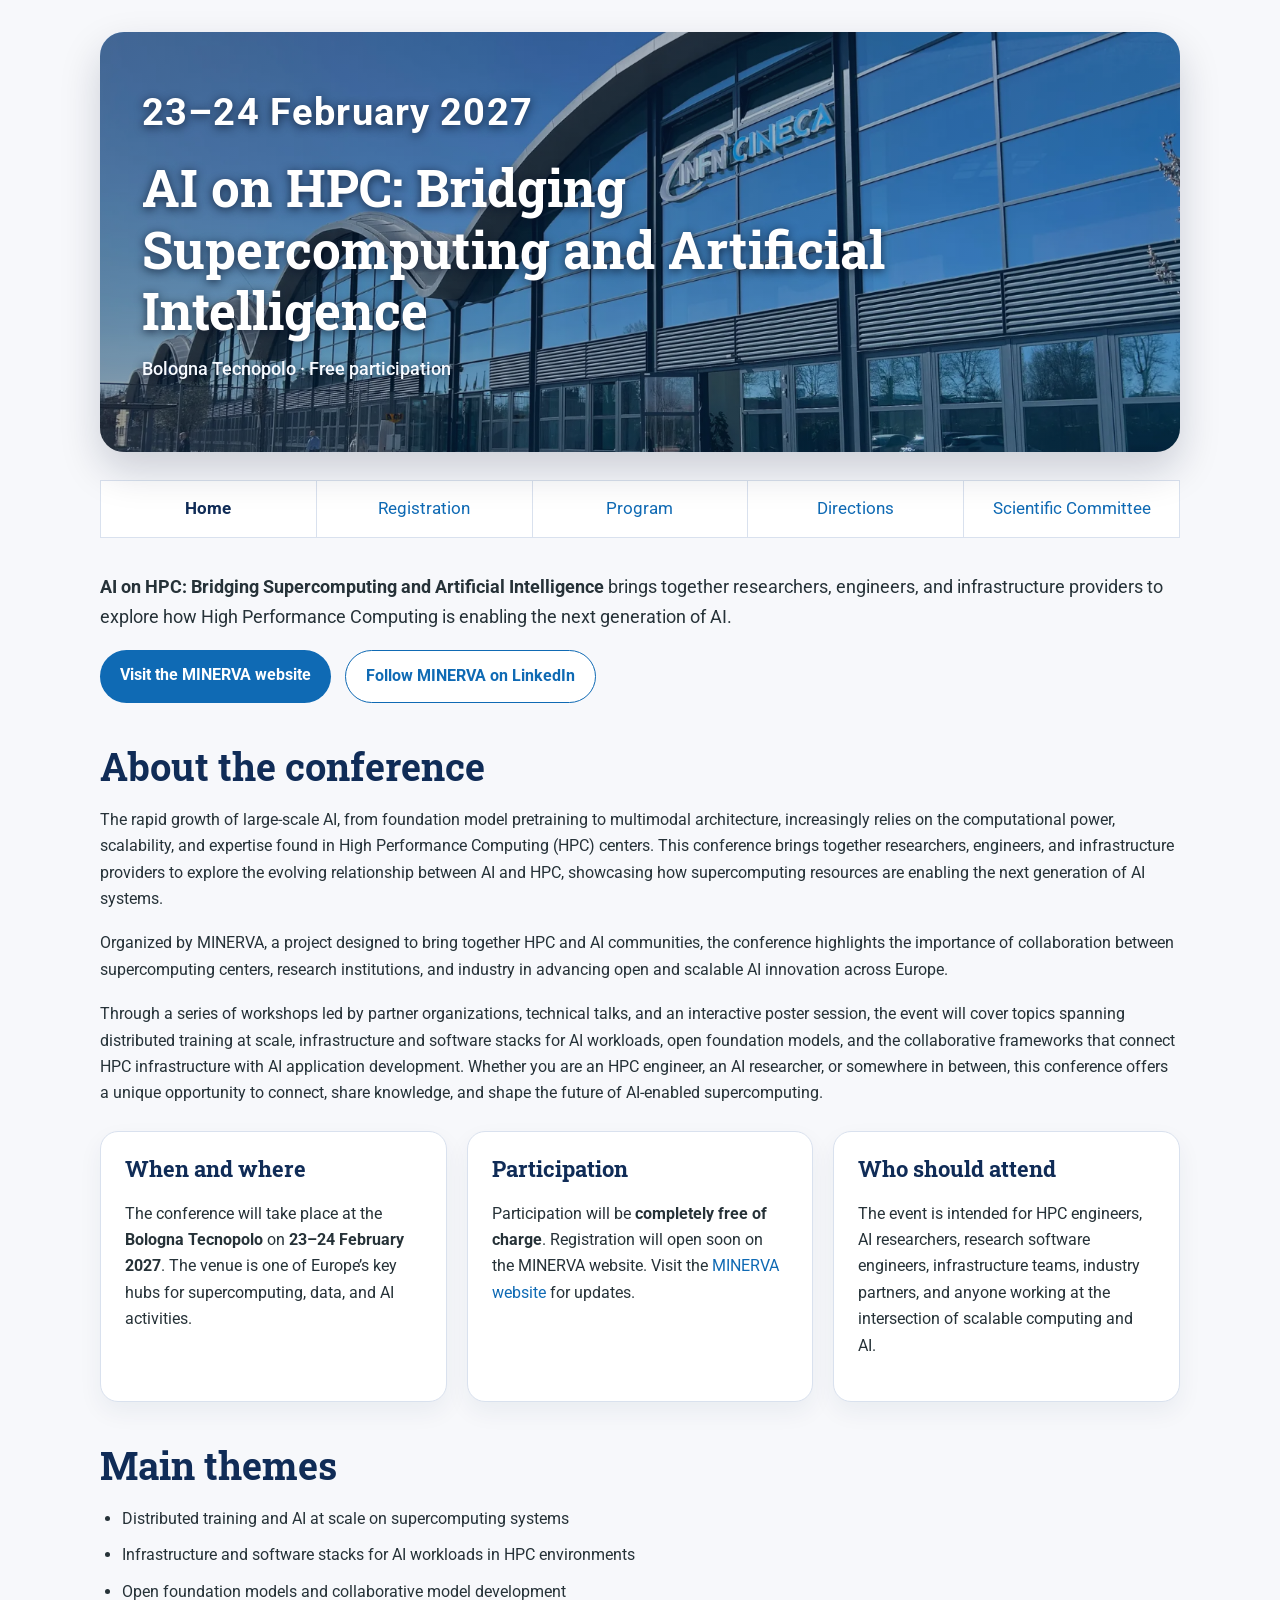
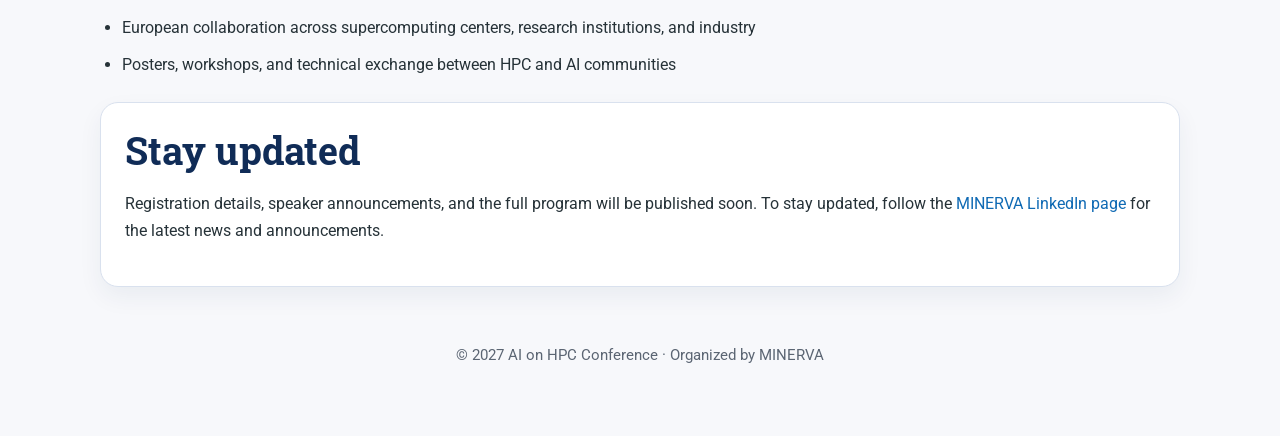
<file: index.html>
<!DOCTYPE html>
<html lang="en">
<head>
    <base href=".">
    <meta charset="utf-8">
    <meta name="viewport" content="width=device-width, initial-scale=1">
    <link rel="shortcut icon" type="image/png" href="assets/favicon.png">
    <link rel="stylesheet" type="text/css" media="all" href="assets/main.css">
    <meta name="description" content="AI on HPC: Bridging Supercomputing and Artificial Intelligence, a MINERVA conference at the Bologna Tecnopolo on 23–24 February 2027.">
    <meta name="resource-type" content="document">
    <meta name="distribution" content="global">
    <meta name="keywords" content="AI, HPC, supercomputing, MINERVA, conference, Bologna Tecnopolo">
    <title>AI on HPC: Bridging Supercomputing and Artificial Intelligence</title>
</head>
<body>

    <div class="banner banner-home">
        <img src="assets/banner-screenshot.png" alt="AI on HPC conference visual">
        <div class="banner-overlay">
            <p class="banner-date">23–24 February 2027</p>
            <h1>AI on HPC: Bridging Supercomputing and Artificial Intelligence</h1>
            <p class="banner-meta">Bologna Tecnopolo · Free participation</p>
        </div>
    </div>

    <table class="navigation" aria-label="Main navigation">
        <tr>
            <td class="navigation">
                <a class="current" title="Conference Home Page" href=".">Home</a>
            </td>
            <td class="navigation">
                <a title="Registration information" href="registration">Registration</a>
            </td>
            <td class="navigation">
                <a title="Conference Program" href="program">Program</a>
            </td>
            <td class="navigation">
                <a title="Directions to the Conference" href="directions">Directions</a>
            </td>
            <td class="navigation">
                <a title="Scientific Committee" href="flyer">Scientific Committee</a>
            </td>
        </tr>
    </table>

    <section class="hero-copy">
        <p class="lead">
            <strong>AI on HPC: Bridging Supercomputing and Artificial Intelligence</strong> brings together researchers,
            engineers, and infrastructure providers to explore how High Performance Computing is enabling the next generation of AI.
        </p>
        <div class="button-row">
            <a class="button" target="_blank" rel="noopener noreferrer" href="https://minerva4ai.eu/">Visit the MINERVA website</a>
            <a class="button button-secondary" target="_blank" rel="noopener noreferrer" href="https://www.linkedin.com/company/minerva-european-support-centre-for-scalable-ai-research-and-deployment/">Follow MINERVA on LinkedIn</a>
        </div>
    </section>

    <section>
        <h2>About the conference</h2>
        <p>
            The rapid growth of large-scale AI, from foundation model pretraining to multimodal architecture,
            increasingly relies on the computational power, scalability, and expertise found in High Performance Computing (HPC) centers.
            This conference brings together researchers, engineers, and infrastructure providers to explore the evolving relationship
            between AI and HPC, showcasing how supercomputing resources are enabling the next generation of AI systems.
        </p>
        <p>
            Organized by MINERVA, a project designed to bring together HPC and AI communities, the conference highlights the importance
            of collaboration between supercomputing centers, research institutions, and industry in advancing open and scalable AI innovation across Europe.
        </p>
        <p>
            Through a series of workshops led by partner organizations, technical talks, and an interactive poster session, the event will cover topics spanning
            distributed training at scale, infrastructure and software stacks for AI workloads, open foundation models, and the collaborative frameworks that connect
            HPC infrastructure with AI application development. Whether you are an HPC engineer, an AI researcher, or somewhere in between, this conference offers
            a unique opportunity to connect, share knowledge, and shape the future of AI-enabled supercomputing.
        </p>
    </section>

    <section class="info-grid">
        <div class="info-card">
            <h3>When and where</h3>
            <p>
                The conference will take place at the <strong>Bologna Tecnopolo</strong> on <strong>23–24 February 2027</strong>.
                The venue is one of Europe&rsquo;s key hubs for supercomputing, data, and AI activities.
            </p>
        </div>
        <div class="info-card">
            <h3>Participation</h3>
            <p>
                Participation will be <strong>completely free of charge</strong>. Registration will open soon on the MINERVA website.
                Visit the <a target="_blank" rel="noopener noreferrer" href="https://minerva4ai.eu/">MINERVA website</a> for updates.
            </p>
        </div>
        <div class="info-card">
            <h3>Who should attend</h3>
            <p>
                The event is intended for HPC engineers, AI researchers, research software engineers, infrastructure teams,
                industry partners, and anyone working at the intersection of scalable computing and AI.
            </p>
        </div>
    </section>

    <section>
        <h2>Main themes</h2>
        <ul>
            <li>Distributed training and AI at scale on supercomputing systems</li>
            <li>Infrastructure and software stacks for AI workloads in HPC environments</li>
            <li>Open foundation models and collaborative model development</li>
            <li>European collaboration across supercomputing centers, research institutions, and industry</li>
            <li>Posters, workshops, and technical exchange between HPC and AI communities</li>
        </ul>
    </section>

    <section class="highlight-box">
        <h2>Stay updated</h2>
        <p>
            Registration details, speaker announcements, and the full program will be published soon.
            To stay updated, follow the
            <a target="_blank" rel="noopener noreferrer" href="https://www.linkedin.com/company/minerva-european-support-centre-for-scalable-ai-research-and-deployment/">MINERVA LinkedIn page</a>
            for the latest news and announcements.
        </p>
    </section>

    <footer>
        &copy; 2027 AI on HPC Conference · Organized by MINERVA
    </footer>

</body>
</html>
</file>
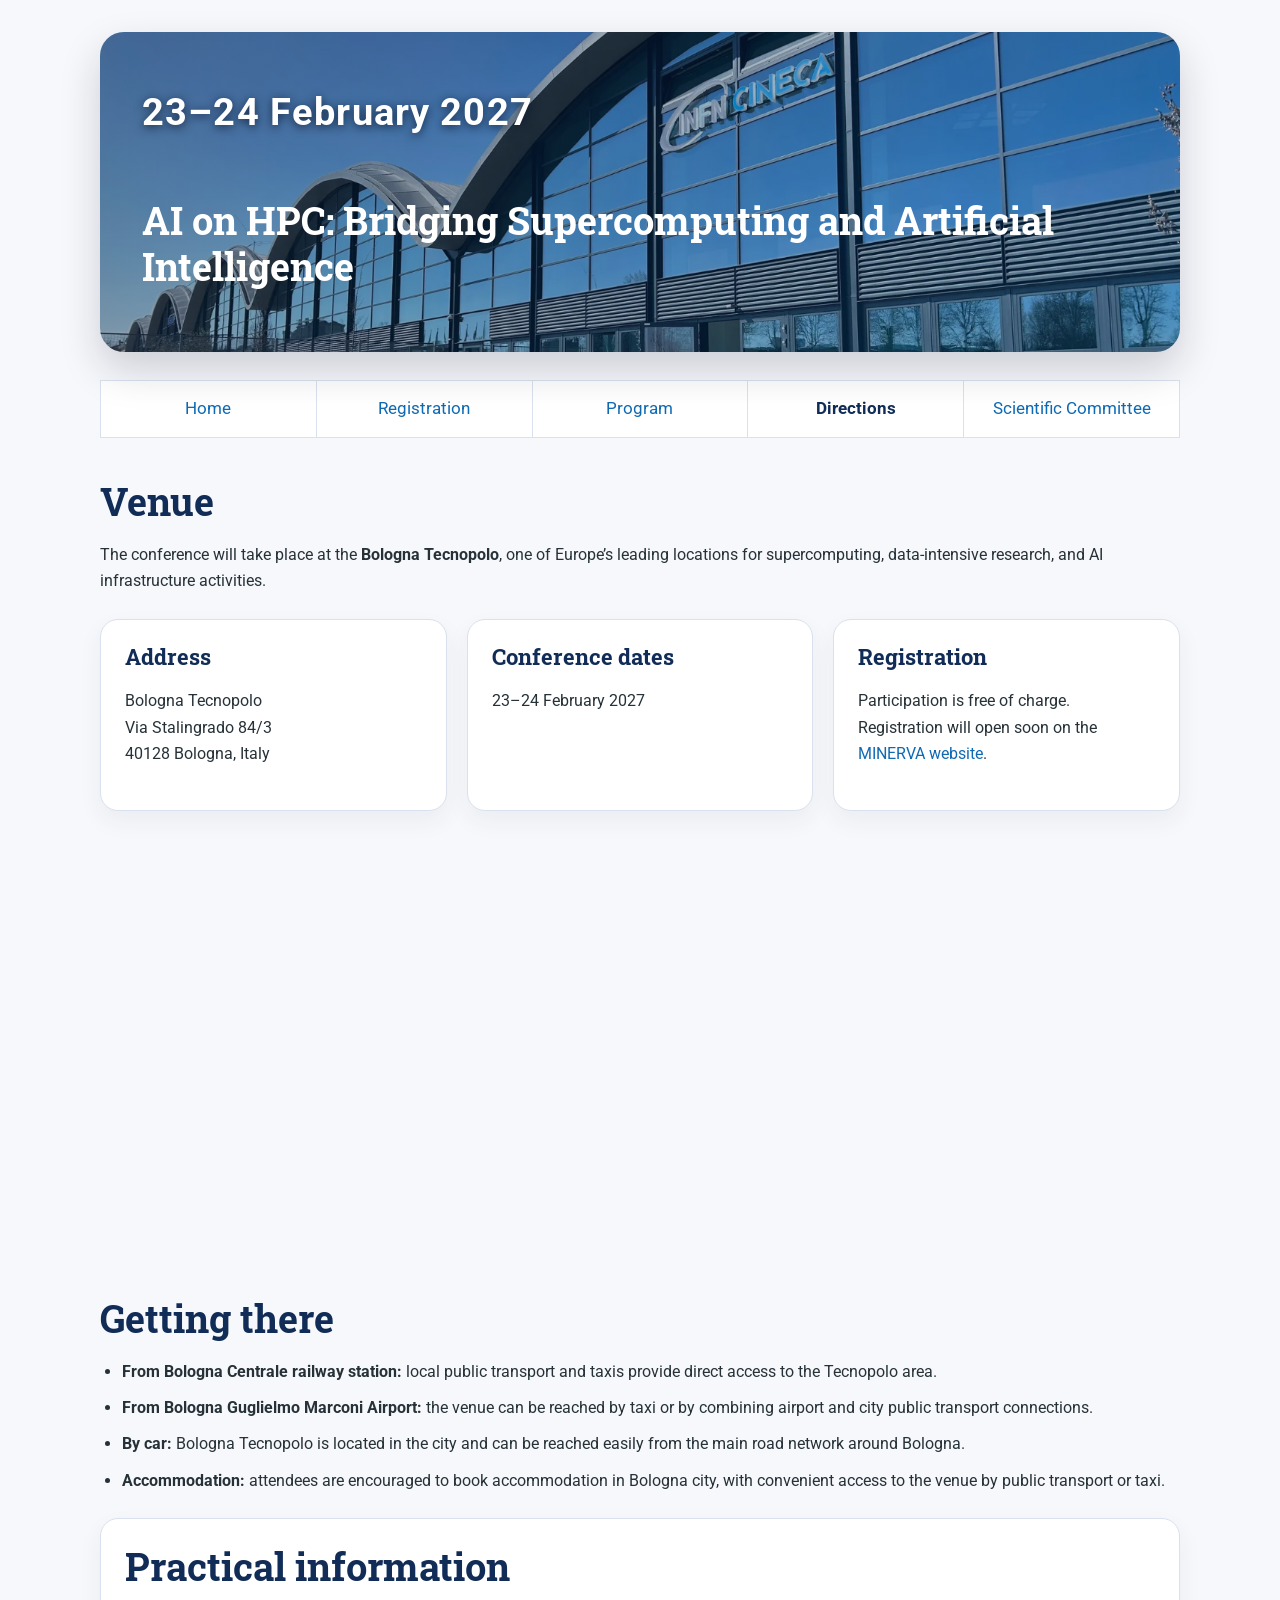
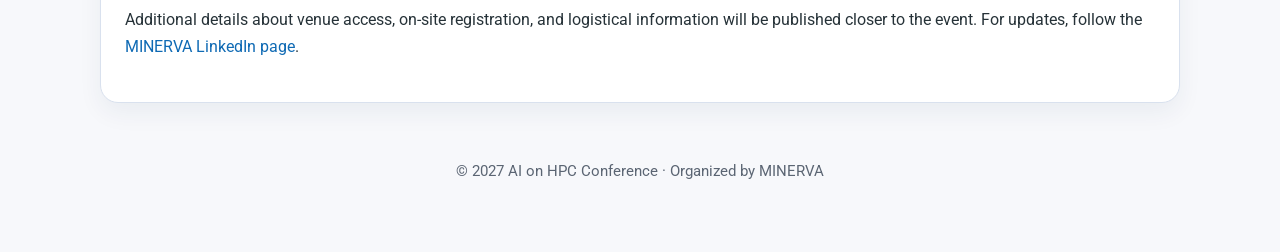
<file: directions/index.html>
<!DOCTYPE html>
<html lang="en">
<head>
    <base href="..">
    <meta charset="utf-8">
    <meta name="viewport" content="width=device-width, initial-scale=1">
    <link rel="shortcut icon" type="image/png" href="assets/favicon.png">
    <link rel="stylesheet" type="text/css" media="all" href="assets/main.css">
    <meta name="description" content="Venue and travel information for the AI on HPC conference at the Bologna Tecnopolo.">
    <meta name="resource-type" content="document">
    <meta name="distribution" content="global">
    <meta name="keywords" content="AI, HPC, Bologna Tecnopolo, directions, venue">
    <title>Directions | AI on HPC</title>
</head>
<body>

    <div class="banner banner-home compact-banner">
        <img src="assets/banner-screenshot.png" alt="AI on HPC conference visual">
        <div class="banner-overlay">
            <p class="banner-date">23–24 February 2027</p>
            <h2>AI on HPC: Bridging Supercomputing and Artificial Intelligence</h2>
        </div>
    </div>

    <table class="navigation" aria-label="Main navigation">
        <tr>
            <td class="navigation"><a title="Conference Home Page" href=".">Home</a></td>
            <td class="navigation"><a title="Registration information" href="registration">Registration</a></td>
            <td class="navigation"><a title="Conference Program" href="program">Program</a></td>
            <td class="navigation"><a class="current" title="Directions to the Conference" href="directions">Directions</a></td>
            <td class="navigation"><a title="Scientific Committee" href="flyer">Scientific Committee</a></td>
        </tr>
    </table>

    <h2>Venue</h2>
    <p>
        The conference will take place at the <strong>Bologna Tecnopolo</strong>, one of Europe&rsquo;s leading locations for supercomputing,
        data-intensive research, and AI infrastructure activities.
    </p>

    <section class="info-grid">
        <div class="info-card">
            <h3>Address</h3>
            <p>
                Bologna Tecnopolo<br>
                Via Stalingrado 84/3<br>
                40128 Bologna, Italy
            </p>
        </div>
        <div class="info-card">
            <h3>Conference dates</h3>
            <p>
                23–24 February 2027
            </p>
        </div>
        <div class="info-card">
            <h3>Registration</h3>
            <p>
                Participation is free of charge.
                Registration will open soon on the <a target="_blank" rel="noopener noreferrer" href="https://minerva4ai.eu/">MINERVA website</a>.
            </p>
        </div>
    </section>

    <iframe class="directions" title="Map to Bologna Tecnopolo" src="https://www.google.com/maps?q=Via%20Stalingrado%2084%2F3%2C%2040128%20Bologna%2C%20Italy&output=embed"></iframe>

    <section>
        <h2>Getting there</h2>
        <ul>
            <li><strong>From Bologna Centrale railway station:</strong> local public transport and taxis provide direct access to the Tecnopolo area.</li>
            <li><strong>From Bologna Guglielmo Marconi Airport:</strong> the venue can be reached by taxi or by combining airport and city public transport connections.</li>
            <li><strong>By car:</strong> Bologna Tecnopolo is located in the city and can be reached easily from the main road network around Bologna.</li>
            <li><strong>Accommodation:</strong> attendees are encouraged to book accommodation in Bologna city, with convenient access to the venue by public transport or taxi.</li>
        </ul>
    </section>

    <section class="highlight-box">
        <h2>Practical information</h2>
        <p>
            Additional details about venue access, on-site registration, and logistical information will be published closer to the event.
            For updates, follow the <a target="_blank" rel="noopener noreferrer" href="https://www.linkedin.com/company/minerva-european-support-centre-for-scalable-ai-research-and-deployment/">MINERVA LinkedIn page</a>.
        </p>
    </section>

    <footer>
        &copy; 2027 AI on HPC Conference · Organized by MINERVA
    </footer>

</body>
</html>
</file>
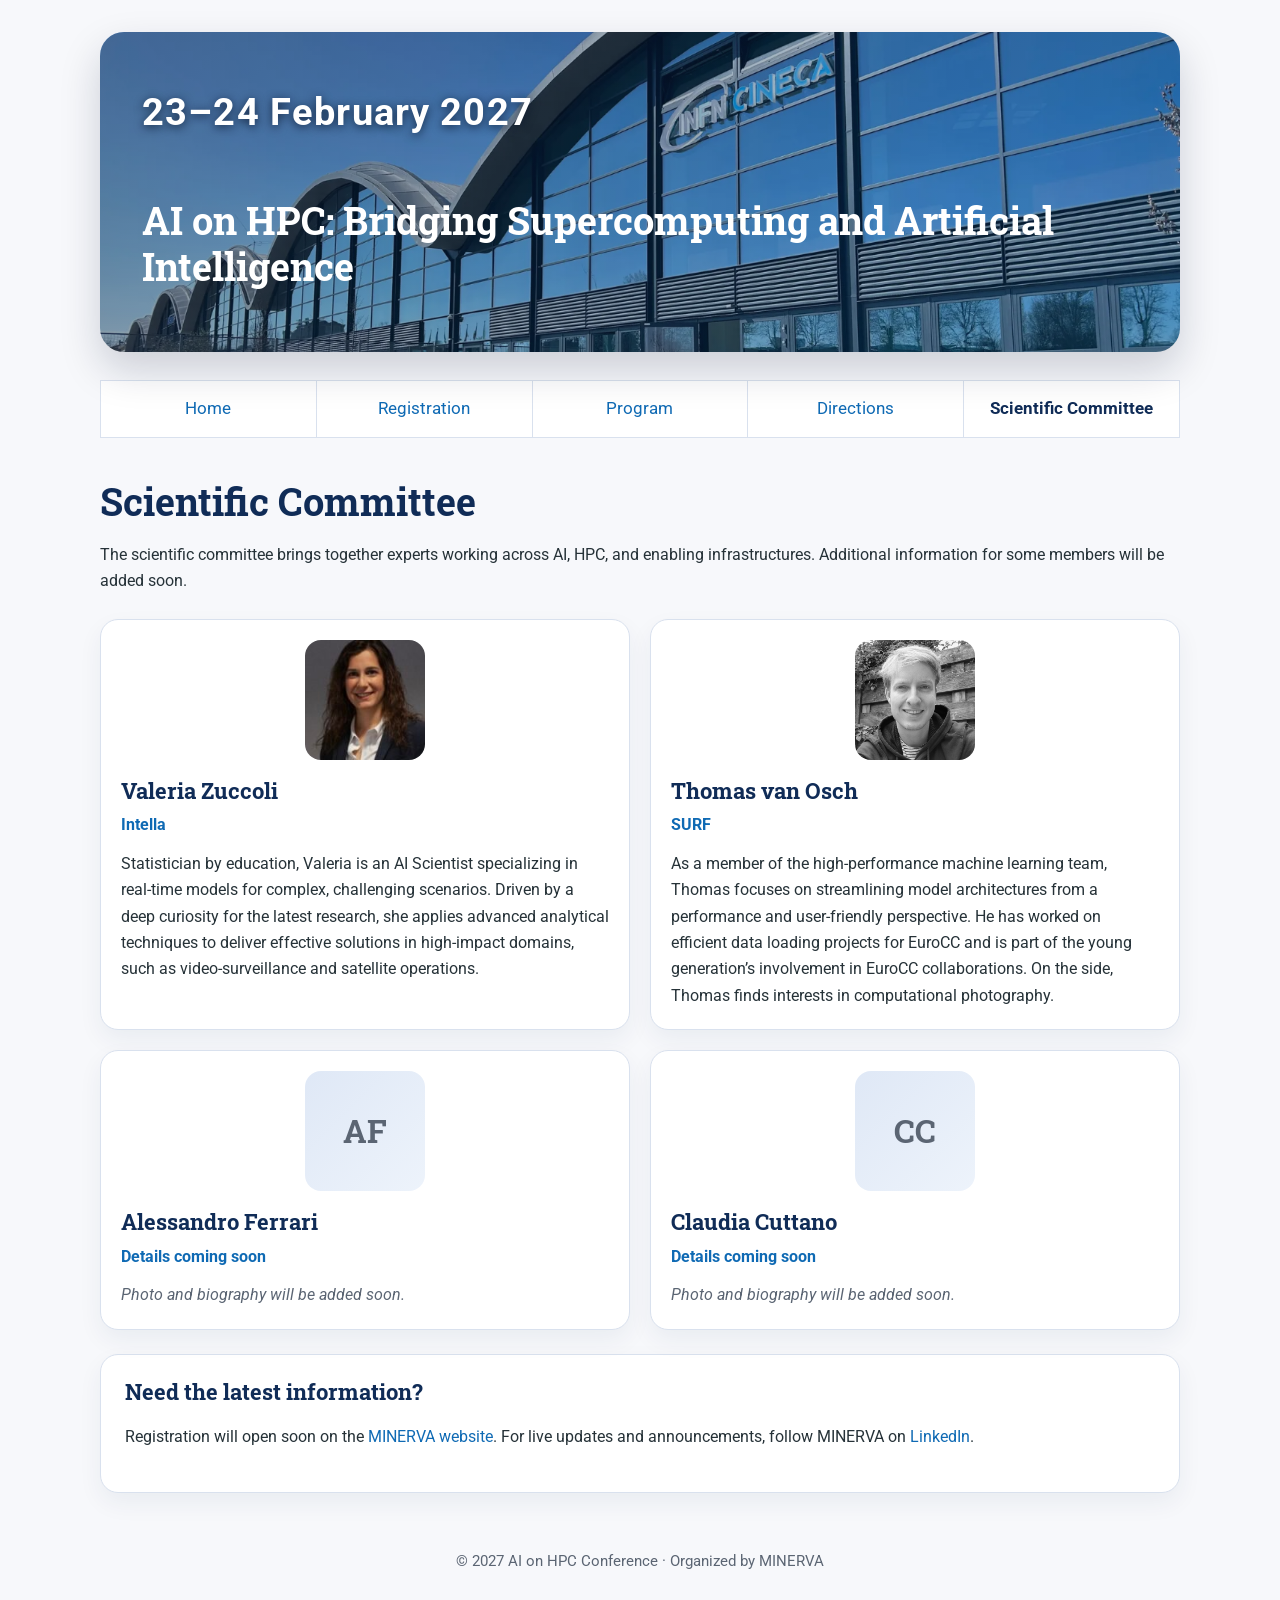
<file: flyer/index.html>
<!DOCTYPE html>
<html lang="en">
<head>
    <base href="..">
    <meta charset="utf-8">
    <meta name="viewport" content="width=device-width, initial-scale=1">
    <link rel="shortcut icon" type="image/png" href="assets/favicon.png">
    <link rel="stylesheet" type="text/css" media="all" href="assets/main.css">
    <meta name="description" content="Scientific Committee for the AI on HPC conference.">
    <meta name="resource-type" content="document">
    <meta name="distribution" content="global">
    <meta name="keywords" content="AI, HPC, scientific committee, MINERVA">
    <title>Scientific Committee | AI on HPC</title>
</head>
<body>

    <div class="banner banner-home compact-banner">
        <img src="assets/banner-screenshot.png" alt="AI on HPC conference visual">
        <div class="banner-overlay">
            <p class="banner-date">23–24 February 2027</p>
            <h2>AI on HPC: Bridging Supercomputing and Artificial Intelligence</h2>
        </div>
    </div>

    <table class="navigation" aria-label="Main navigation">
        <tr>
            <td class="navigation"><a title="Conference Home Page" href=".">Home</a></td>
            <td class="navigation"><a title="Registration information" href="registration">Registration</a></td>
            <td class="navigation"><a title="Conference Program" href="program">Program</a></td>
            <td class="navigation"><a title="Directions to the Conference" href="directions">Directions</a></td>
            <td class="navigation"><a class="current" title="Scientific Committee" href="flyer">Scientific Committee</a></td>
        </tr>
    </table>

    <h2>Scientific Committee</h2>
    <p>
        The scientific committee brings together experts working across AI, HPC, and enabling infrastructures.
        Additional information for some members will be added soon.
    </p>

    <section class="committee-grid" aria-label="Scientific Committee members">
        <article class="committee-card">
            <img class="committee-photo" src="assets/committee-valeria-zuccoli.jpg" alt="Valeria Zuccoli portrait">
            <h3>Valeria Zuccoli</h3>
            <p class="committee-role">Intella</p>
            <p class="committee-bio">Statistician by education, Valeria is an AI Scientist specializing in real-time models for complex, challenging scenarios. Driven by a deep curiosity for the latest research, she applies advanced analytical techniques to deliver effective solutions in high-impact domains, such as video-surveillance and satellite operations.</p>
        </article>

        <article class="committee-card">
            <img class="committee-photo" src="assets/committee-thomas-van-osch.png" alt="Thomas van Osch portrait">
            <h3>Thomas van Osch</h3>
            <p class="committee-role">SURF</p>
            <p class="committee-bio">As a member of the high-performance machine learning team, Thomas focuses on streamlining model architectures from a performance and user-friendly perspective. He has worked on efficient data loading projects for EuroCC and is part of the young generation&rsquo;s involvement in EuroCC collaborations. On the side, Thomas finds interests in computational photography.</p>
        </article>

        <article class="committee-card">
            <div class="committee-photo committee-photo-placeholder" aria-hidden="true">AF</div>
            <h3>Alessandro Ferrari</h3>
            <p class="committee-role">Details coming soon</p>
            <p class="committee-bio committee-bio-placeholder">Photo and biography will be added soon.</p>
        </article>

        <article class="committee-card">
            <div class="committee-photo committee-photo-placeholder" aria-hidden="true">CC</div>
            <h3>Claudia Cuttano</h3>
            <p class="committee-role">Details coming soon</p>
            <p class="committee-bio committee-bio-placeholder">Photo and biography will be added soon.</p>
        </article>
    </section>

    <section class="highlight-box">
        <h3>Need the latest information?</h3>
        <p>
            Registration will open soon on the <a target="_blank" rel="noopener noreferrer" href="https://minerva4ai.eu/">MINERVA website</a>.
            For live updates and announcements, follow MINERVA on
            <a target="_blank" rel="noopener noreferrer" href="https://www.linkedin.com/company/minerva-european-support-centre-for-scalable-ai-research-and-deployment/">LinkedIn</a>.
        </p>
    </section>

    <footer>
        &copy; 2027 AI on HPC Conference · Organized by MINERVA
    </footer>

</body>
</html>
</file>
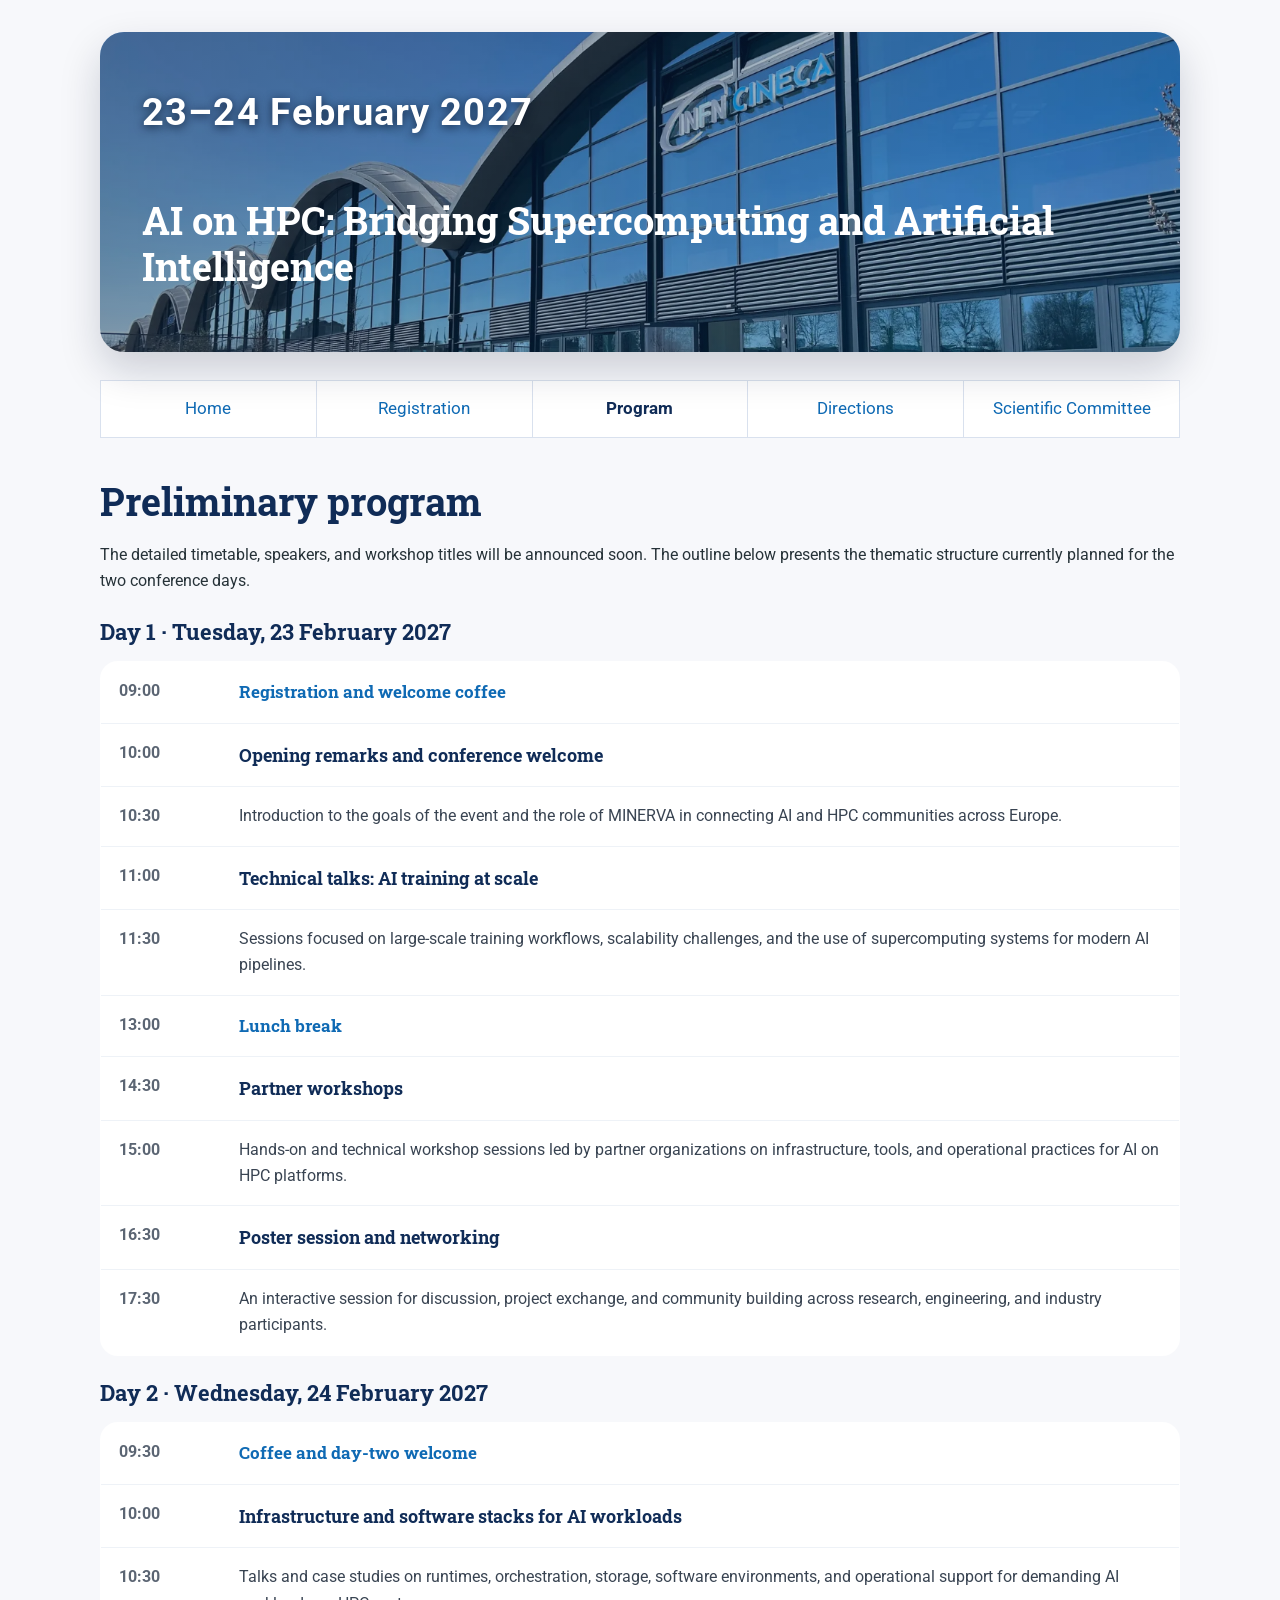
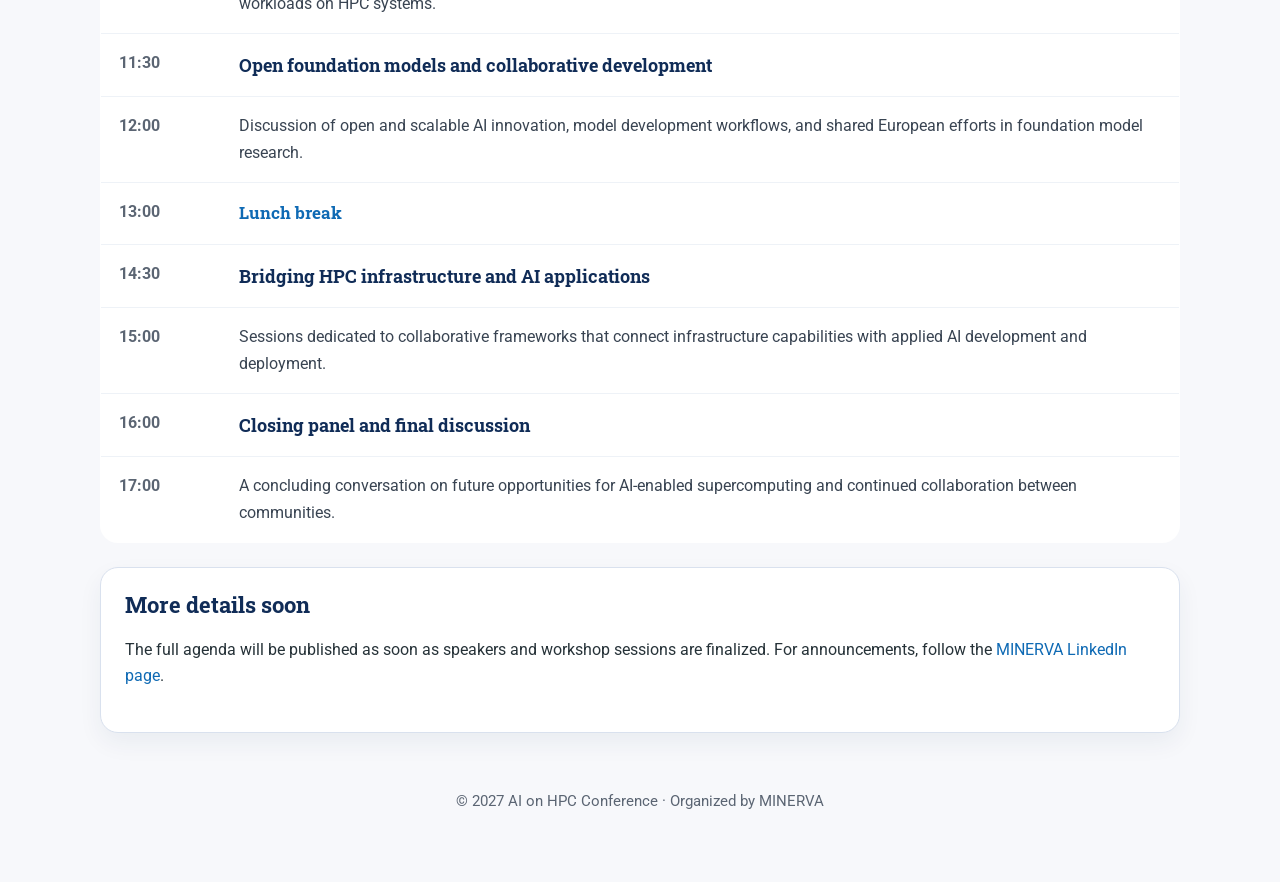
<file: program/index.html>
<!DOCTYPE html>
<html lang="en">
<head>
    <base href="..">
    <meta charset="utf-8">
    <meta name="viewport" content="width=device-width, initial-scale=1">
    <link rel="shortcut icon" type="image/png" href="assets/favicon.png">
    <link rel="stylesheet" type="text/css" media="all" href="assets/main.css">
    <meta name="description" content="Preliminary program for AI on HPC: Bridging Supercomputing and Artificial Intelligence.">
    <meta name="resource-type" content="document">
    <meta name="distribution" content="global">
    <meta name="keywords" content="AI, HPC, conference program, MINERVA">
    <title>Program | AI on HPC</title>
</head>
<body>

    <div class="banner banner-home compact-banner">
        <img src="assets/banner-screenshot.png" alt="AI on HPC conference visual">
        <div class="banner-overlay">
            <p class="banner-date">23–24 February 2027</p>
            <h2>AI on HPC: Bridging Supercomputing and Artificial Intelligence</h2>
        </div>
    </div>

    <table class="navigation" aria-label="Main navigation">
        <tr>
            <td class="navigation"><a title="Conference Home Page" href=".">Home</a></td>
            <td class="navigation"><a title="Registration information" href="registration">Registration</a></td>
            <td class="navigation"><a class="current" title="Conference Program" href="program">Program</a></td>
            <td class="navigation"><a title="Directions to the Conference" href="directions">Directions</a></td>
            <td class="navigation"><a title="Scientific Committee" href="flyer">Scientific Committee</a></td>
        </tr>
    </table>

    <h2>Preliminary program</h2>
    <p>
        The detailed timetable, speakers, and workshop titles will be announced soon.
        The outline below presents the thematic structure currently planned for the two conference days.
    </p>

    <section class="program-day">
        <h3>Day 1 · Tuesday, 23 February 2027</h3>
        <table>
            <tr>
                <td class="date">09:00</td>
                <td class="title-special">Registration and welcome coffee</td>
            </tr>
            <tr>
                <td class="date">10:00</td>
                <td class="title">Opening remarks and conference welcome</td>
            </tr>
            <tr>
                <td class="date">10:30</td>
                <td class="abstract">Introduction to the goals of the event and the role of MINERVA in connecting AI and HPC communities across Europe.</td>
            </tr>
            <tr>
                <td class="date">11:00</td>
                <td class="title">Technical talks: AI training at scale</td>
            </tr>
            <tr>
                <td class="date">11:30</td>
                <td class="abstract">Sessions focused on large-scale training workflows, scalability challenges, and the use of supercomputing systems for modern AI pipelines.</td>
            </tr>
            <tr>
                <td class="date">13:00</td>
                <td class="title-special">Lunch break</td>
            </tr>
            <tr>
                <td class="date">14:30</td>
                <td class="title">Partner workshops</td>
            </tr>
            <tr>
                <td class="date">15:00</td>
                <td class="abstract">Hands-on and technical workshop sessions led by partner organizations on infrastructure, tools, and operational practices for AI on HPC platforms.</td>
            </tr>
            <tr>
                <td class="date">16:30</td>
                <td class="title">Poster session and networking</td>
            </tr>
            <tr>
                <td class="date">17:30</td>
                <td class="abstract">An interactive session for discussion, project exchange, and community building across research, engineering, and industry participants.</td>
            </tr>
        </table>
    </section>

    <section class="program-day">
        <h3>Day 2 · Wednesday, 24 February 2027</h3>
        <table>
            <tr>
                <td class="date">09:30</td>
                <td class="title-special">Coffee and day-two welcome</td>
            </tr>
            <tr>
                <td class="date">10:00</td>
                <td class="title">Infrastructure and software stacks for AI workloads</td>
            </tr>
            <tr>
                <td class="date">10:30</td>
                <td class="abstract">Talks and case studies on runtimes, orchestration, storage, software environments, and operational support for demanding AI workloads on HPC systems.</td>
            </tr>
            <tr>
                <td class="date">11:30</td>
                <td class="title">Open foundation models and collaborative development</td>
            </tr>
            <tr>
                <td class="date">12:00</td>
                <td class="abstract">Discussion of open and scalable AI innovation, model development workflows, and shared European efforts in foundation model research.</td>
            </tr>
            <tr>
                <td class="date">13:00</td>
                <td class="title-special">Lunch break</td>
            </tr>
            <tr>
                <td class="date">14:30</td>
                <td class="title">Bridging HPC infrastructure and AI applications</td>
            </tr>
            <tr>
                <td class="date">15:00</td>
                <td class="abstract">Sessions dedicated to collaborative frameworks that connect infrastructure capabilities with applied AI development and deployment.</td>
            </tr>
            <tr>
                <td class="date">16:00</td>
                <td class="title">Closing panel and final discussion</td>
            </tr>
            <tr>
                <td class="date">17:00</td>
                <td class="abstract">A concluding conversation on future opportunities for AI-enabled supercomputing and continued collaboration between communities.</td>
            </tr>
        </table>
    </section>

    <section class="highlight-box">
        <h3>More details soon</h3>
        <p>
            The full agenda will be published as soon as speakers and workshop sessions are finalized.
            For announcements, follow the
            <a target="_blank" rel="noopener noreferrer" href="https://www.linkedin.com/company/minerva-european-support-centre-for-scalable-ai-research-and-deployment/">MINERVA LinkedIn page</a>.
        </p>
    </section>

    <footer>
        &copy; 2027 AI on HPC Conference · Organized by MINERVA
    </footer>

</body>
</html>
</file>
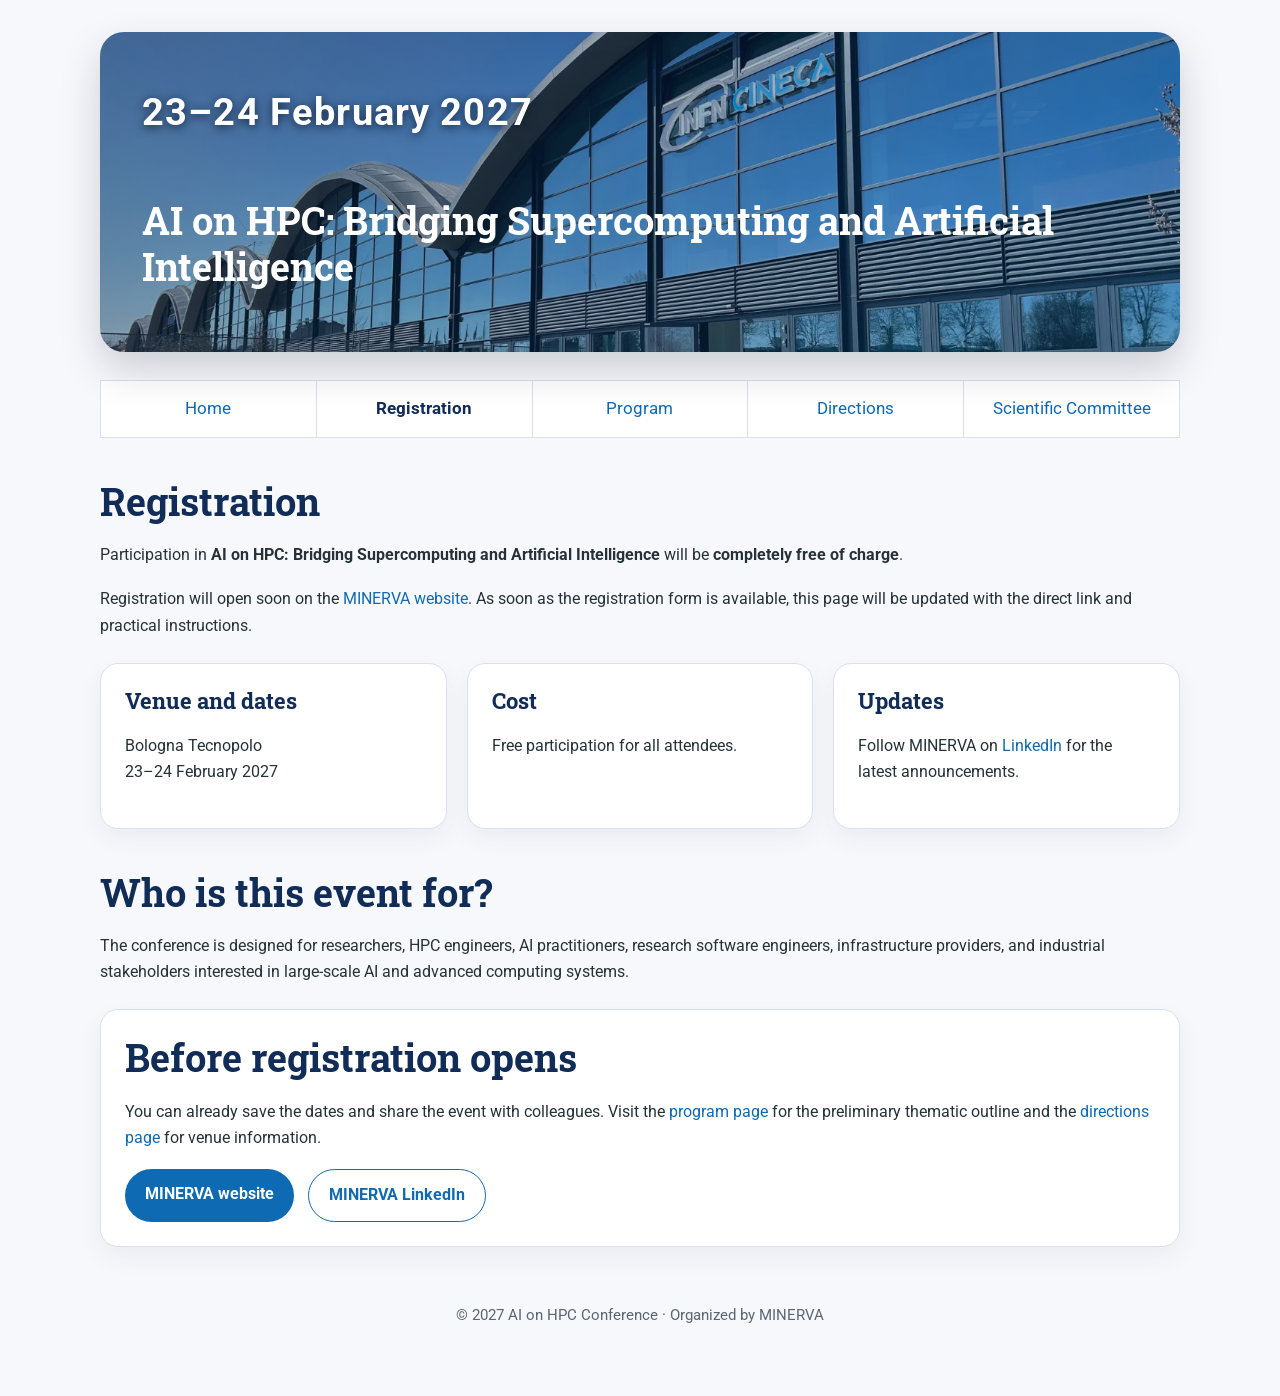
<file: registration/index.html>
<!DOCTYPE html>
<html lang="en">
<head>
    <base href="..">
    <meta charset="utf-8">
    <meta name="viewport" content="width=device-width, initial-scale=1">
    <link rel="shortcut icon" type="image/png" href="assets/favicon.png">
    <link rel="stylesheet" type="text/css" media="all" href="assets/main.css">
    <meta name="description" content="Registration information for the AI on HPC conference at the Bologna Tecnopolo.">
    <meta name="resource-type" content="document">
    <meta name="distribution" content="global">
    <meta name="keywords" content="AI, HPC, conference registration, MINERVA">
    <title>Registration | AI on HPC</title>
</head>
<body>

    <div class="banner banner-home compact-banner">
        <img src="assets/banner-screenshot.png" alt="AI on HPC conference visual">
        <div class="banner-overlay">
            <p class="banner-date">23–24 February 2027</p>
            <h2>AI on HPC: Bridging Supercomputing and Artificial Intelligence</h2>
        </div>
    </div>

    <table class="navigation" aria-label="Main navigation">
        <tr>
            <td class="navigation"><a title="Conference Home Page" href=".">Home</a></td>
            <td class="navigation"><a class="current" title="Registration information" href="registration">Registration</a></td>
            <td class="navigation"><a title="Conference Program" href="program">Program</a></td>
            <td class="navigation"><a title="Directions to the Conference" href="directions">Directions</a></td>
            <td class="navigation"><a title="Scientific Committee" href="flyer">Scientific Committee</a></td>
        </tr>
    </table>

    <h2>Registration</h2>
    <p>
        Participation in <strong>AI on HPC: Bridging Supercomputing and Artificial Intelligence</strong> will be
        <strong>completely free of charge</strong>.
    </p>
    <p>
        Registration will open soon on the
        <a target="_blank" rel="noopener noreferrer" href="https://minerva4ai.eu/">MINERVA website</a>.
        As soon as the registration form is available, this page will be updated with the direct link and practical instructions.
    </p>

    <section class="info-grid">
        <div class="info-card">
            <h3>Venue and dates</h3>
            <p>
                Bologna Tecnopolo<br>
                23–24 February 2027
            </p>
        </div>
        <div class="info-card">
            <h3>Cost</h3>
            <p>
                Free participation for all attendees.
            </p>
        </div>
        <div class="info-card">
            <h3>Updates</h3>
            <p>
                Follow MINERVA on
                <a target="_blank" rel="noopener noreferrer" href="https://www.linkedin.com/company/minerva-european-support-centre-for-scalable-ai-research-and-deployment/">LinkedIn</a>
                for the latest announcements.
            </p>
        </div>
    </section>

    <section>
        <h2>Who is this event for?</h2>
        <p>
            The conference is designed for researchers, HPC engineers, AI practitioners, research software engineers,
            infrastructure providers, and industrial stakeholders interested in large-scale AI and advanced computing systems.
        </p>
    </section>

    <section class="highlight-box">
        <h2>Before registration opens</h2>
        <p>
            You can already save the dates and share the event with colleagues. Visit the <a href="program">program page</a>
            for the preliminary thematic outline and the <a href="directions">directions page</a> for venue information.
        </p>
        <div class="button-row">
            <a class="button" target="_blank" rel="noopener noreferrer" href="https://minerva4ai.eu/">MINERVA website</a>
            <a class="button button-secondary" target="_blank" rel="noopener noreferrer" href="https://www.linkedin.com/company/minerva-european-support-centre-for-scalable-ai-research-and-deployment/">MINERVA LinkedIn</a>
        </div>
    </section>

    <footer>
        &copy; 2027 AI on HPC Conference · Organized by MINERVA
    </footer>

</body>
</html>
</file>
<file: assets/main.css>
@import url('https://fonts.googleapis.com/css?family=Roboto:400,500,700%7CRoboto+Slab:400,700');

* {
    box-sizing: border-box;
    margin: 0;
    padding: 0;
}

body {
    background: #f7f8fb;
    color: #263238;
    font-family: 'Roboto', sans-serif;
    font-size: 1rem;
    line-height: 1.65;
    margin: 32px auto 56px auto;
    max-width: 1120px;
    padding: 0 20px;
}

a {
    color: #0f6ab4;
    text-decoration: none;
}

a:hover,
a:focus {
    color: #a72045;
}

a.current {
    color: #102c57;
    font-weight: 700;
}

h1, h2, h3, h4 {
    color: #102c57;
    font-family: 'Roboto Slab', serif;
    line-height: 1.2;
    margin-bottom: 16px;
}

h1 {
    font-size: clamp(2.4rem, 5vw, 4.5rem);
}

h2 {
    font-size: clamp(1.8rem, 3vw, 2.4rem);
    margin-top: 40px;
}

h3 {
    font-size: 1.4rem;
    margin-top: 8px;
}

p,
ul {
    margin: 18px 0;
}

ul {
    padding-left: 22px;
}

li {
    margin: 10px 0;
}

section {
    margin: 24px 0;
}

table {
    border-collapse: collapse;
    width: 100%;
}

.banner {
    border-radius: 24px;
    margin-bottom: 28px;
    min-height: 420px;
    overflow: hidden;
    position: relative;
    box-shadow: 0 18px 40px rgba(10, 24, 51, 0.18);
}

.compact-banner {
    min-height: 320px;
}

.banner img {
    display: block;
    height: 100%;
    left: 0;
    object-fit: cover;
    position: absolute;
    top: 0;
    width: 100%;
}

.banner-overlay {
    background: linear-gradient(135deg, rgba(7, 18, 38, 0.82), rgba(15, 106, 180, 0.45));
    color: #ffffff;
    inset: 0;
    padding: 42px;
    position: absolute;
    display: flex;
    flex-direction: column;
    justify-content: flex-end;
}

.banner-overlay h1,
.banner-overlay h2,
.banner-overlay h3 {
    color: #ffffff;
    margin-bottom: 12px;
}

.banner-home .banner-overlay {
    background: linear-gradient(135deg, rgba(7, 18, 38, 0.48), rgba(15, 106, 180, 0.22));
    justify-content: flex-start;
    padding-top: 48px;
}

.banner-home .banner-overlay h1,
.banner-home .banner-date,
.banner-home .banner-meta {
    max-width: 820px;
    text-shadow: 0 2px 10px rgba(7, 18, 38, 0.75);
}

.banner-home .banner-overlay h1 {
    font-size: clamp(2.2rem, 4vw, 3.8rem);
}

.banner-date {
    color: #ffffff;
    font-size: clamp(1.6rem, 3vw, 2.4rem);
    font-weight: 700;
    letter-spacing: 0.03em;
    margin: 0 0 14px 0;
}

.eyebrow {
    color: #dbe9ff;
    font-size: 0.95rem;
    font-weight: 700;
    letter-spacing: 0.14em;
    margin-bottom: 12px;
    text-transform: uppercase;
}

.tagline {
    color: #ffffff;
    font-size: clamp(1.1rem, 2vw, 1.5rem);
    margin: 10px 0 12px 0;
    max-width: 760px;
}

.banner-meta {
    color: #f7faff;
    font-size: 1.05rem;
    font-weight: 500;
    margin: 0;
}

.banner-home .banner-meta {
    font-size: 1.15rem;
}

.hero-copy {
    margin-bottom: 28px;
}

.lead {
    font-size: 1.15rem;
    margin-top: 0;
}

table.navigation {
    margin: 0 0 34px 0;
    table-layout: fixed;
}

td.navigation {
    background: #ffffff;
    border: 1px solid #d9e1ee;
    font-size: 1.05rem;
    padding: 14px 10px;
    text-align: center;
}

td.navigation a {
    display: block;
}

.info-grid {
    display: grid;
    gap: 20px;
    grid-template-columns: repeat(3, minmax(0, 1fr));
}

.info-card,
.highlight-box {
    background: #ffffff;
    border: 1px solid #d9e1ee;
    border-radius: 18px;
    box-shadow: 0 10px 24px rgba(16, 44, 87, 0.06);
    padding: 24px;
}

.highlight-box h2,
.highlight-box h3,
.info-card h3 {
    margin-top: 0;
}

.button-row {
    display: flex;
    flex-wrap: wrap;
    gap: 14px;
    margin-top: 18px;
}

.button {
    background: #0f6ab4;
    border-radius: 999px;
    color: #ffffff;
    display: inline-block;
    font-weight: 700;
    padding: 12px 20px;
}

.button:hover,
.button:focus {
    background: #0b568f;
    color: #ffffff;
}

.button-secondary {
    background: #ffffff;
    border: 1px solid #0f6ab4;
    color: #0f6ab4;
}

.button-secondary:hover,
.button-secondary:focus {
    background: #edf5fc;
    color: #0b568f;
}

.program-day table {
    background: #ffffff;
    border: 1px solid #d9e1ee;
    border-radius: 18px;
    overflow: hidden;
}

.program-day tr:not(:last-child) td {
    border-bottom: 1px solid #eef2f7;
}

td.date {
    color: #5b6573;
    font-weight: 700;
    padding: 16px 18px;
    vertical-align: top;
    white-space: nowrap;
    width: 120px;
}

td.title,
td.title-special,
td.abstract {
    padding: 16px 18px;
}

td.title {
    color: #102c57;
    font-family: 'Roboto Slab', serif;
    font-size: 1.15rem;
    font-weight: 700;
}

td.title-special {
    color: #0f6ab4;
    font-family: 'Roboto Slab', serif;
    font-size: 1.08rem;
    font-weight: 700;
}

td.abstract {
    color: #394452;
}

iframe.directions {
    border: none;
    border-radius: 18px;
    display: block;
    height: 420px;
    margin: 24px 0;
    width: 100%;
}

table.flyers {
    margin: 24px 0;
}

td.flyer {
    background: #ffffff;
    border: 1px solid #d9e1ee;
    border-radius: 18px;
    padding: 18px;
}

.single-flyer {
    max-width: 900px;
}

td.flyer img {
    border-radius: 12px;
    display: block;
}

.committee-grid {
    display: grid;
    gap: 20px;
    grid-template-columns: repeat(2, minmax(0, 1fr));
    margin: 24px 0;
}

.committee-card {
    background: #ffffff;
    border: 1px solid #d9e1ee;
    border-radius: 18px;
    box-shadow: 0 10px 24px rgba(16, 44, 87, 0.06);
    padding: 20px;
}

.committee-card h3 {
    margin-top: 0;
    margin-bottom: 8px;
}

.committee-photo {
    aspect-ratio: 1 / 1;
    border-radius: 16px;
    display: block;
    height: 120px;
    margin: 0 auto 18px auto;
    object-fit: cover;
    width: 120px;
}

.committee-photo-placeholder {
    align-items: center;
    background: linear-gradient(135deg, #dfe8f6, #edf3fb);
    color: #5b6573;
    display: flex;
    font-family: 'Roboto Slab', serif;
    font-size: 2rem;
    font-weight: 700;
    justify-content: center;
}

.committee-role {
    color: #0f6ab4;
    font-weight: 700;
    margin: 0 0 12px 0;
}

.committee-bio {
    margin: 0;
}

.committee-bio-placeholder {
    color: #5b6573;
    font-style: italic;
}

footer {
    color: #5b6573;
    font-size: 0.95rem;
    margin-top: 56px;
    padding-bottom: 12px;
    text-align: center;
}

@media (max-width: 900px) {
    body {
        margin: 18px auto 40px auto;
        padding: 0 14px;
    }

    .banner,
    .compact-banner {
        min-height: 280px;
    }

    .banner-overlay {
        padding: 24px;
    }

    .banner-home .banner-overlay {
        padding-top: 30px;
    }

    table.navigation,
    table.navigation tbody,
    table.navigation tr {
        display: block;
    }

    td.navigation {
        display: block;
        width: 100%;
    }

    .info-grid {
        grid-template-columns: 1fr;
    }

    .committee-grid {
        grid-template-columns: 1fr;
    }

    td.date,
    td.title,
    td.title-special,
    td.abstract {
        display: block;
        width: 100%;
    }

    td.date {
        border-bottom: none;
        padding-bottom: 0;
    }

    iframe.directions {
        height: 320px;
    }
}
</file>
